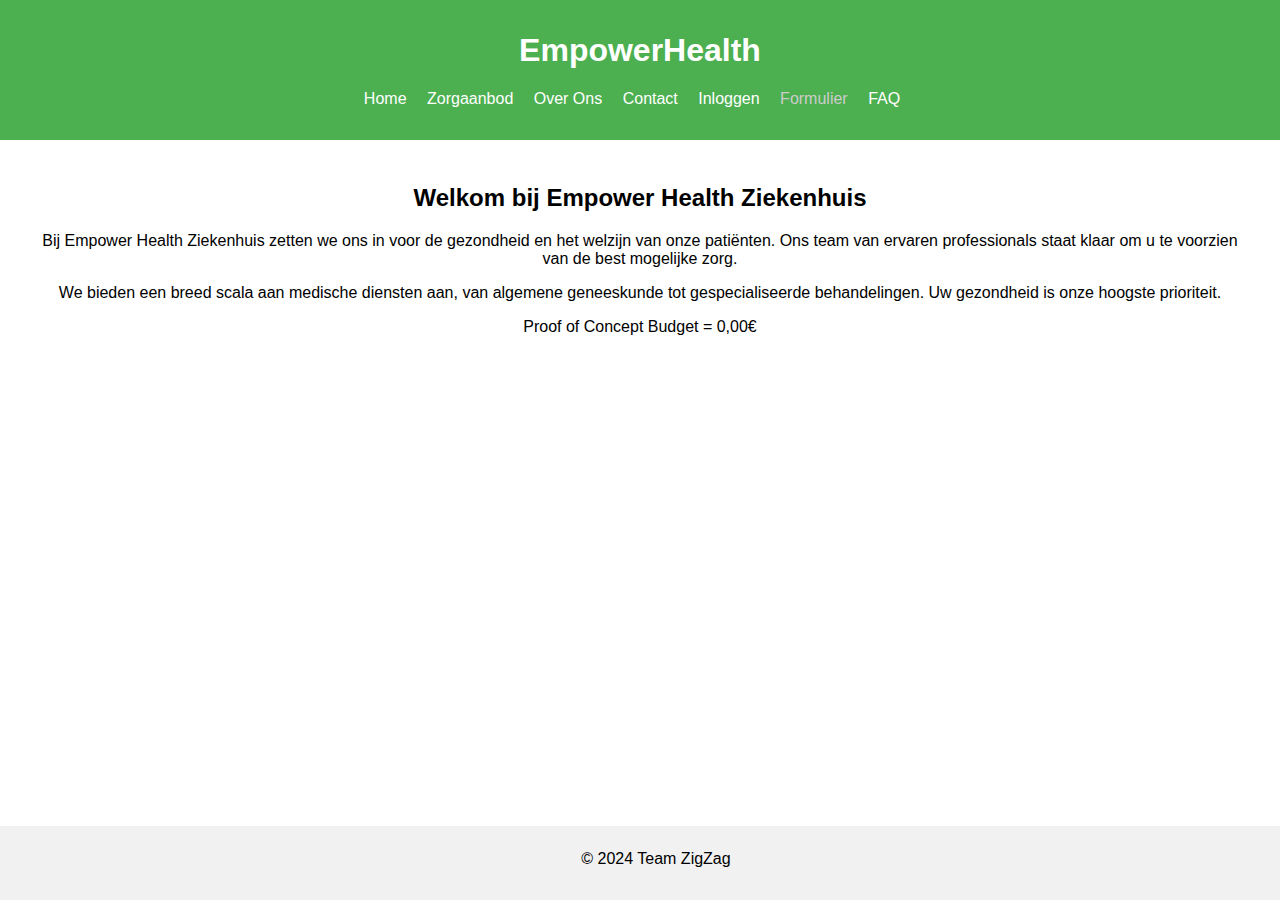
<file: src/index.html>
<!DOCTYPE html>
<html lang="nl-BE">

<head>
    <meta charset="UTF-8">
    <title>Welkom bij EmpowerHealth</title>
    <link rel="stylesheet" href="styles.css">
</head>

<body>
    <header>
        <h1>EmpowerHealth</h1>
        <nav>
            <ul>
                <li><a href="index.html">Home</a></li>
                <li><a href="zorgaanbod.html">Zorgaanbod</a></li>
                <li><a href="about.html">Over Ons</a></li>
                <li><a href="contact.html">Contact</a></li>
                <li><a href="login.html">Inloggen</a></li>
                <li><a href="form.html" style="color: #cccccc;">Formulier</a></li>
                <li>
                    <a href="#"
                        onclick="window.open('faq.html', 'faqPopup', 'width=600,height=400,left=200,top=100,scrollbars=yes'); return false;">
                        FAQ
                    </a>
                </li>
            </ul>
        </nav>
    </header>

    <main>
        <section>
            <h2>Welkom bij Empower Health Ziekenhuis</h2>
            <p>
                Bij Empower Health Ziekenhuis zetten we ons in voor de gezondheid en het welzijn van onze patiënten. Ons
                team van ervaren professionals staat klaar om u te voorzien van de best mogelijke zorg.
            </p>
            <p>
                We bieden een breed scala aan medische diensten aan, van algemene geneeskunde tot gespecialiseerde
                behandelingen. Uw gezondheid is onze hoogste prioriteit.
            </p>
            <p>
                Proof of Concept
                Budget = 0,00€
            </p>
        </section>
    </main>



    <footer>
        <p>&copy; 2024 Team ZigZag</p>
    </footer>
</body>

</html>
</file>
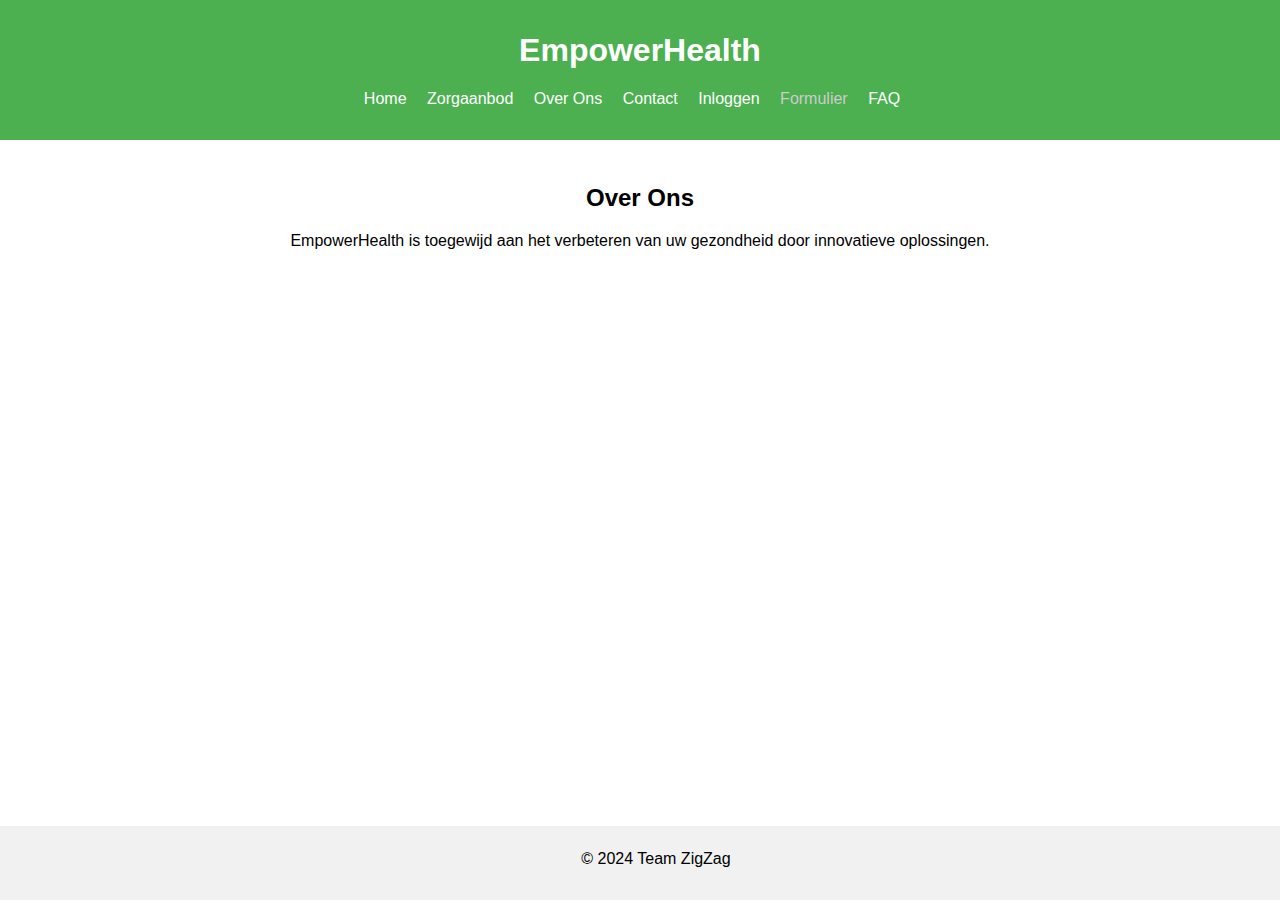
<file: src/about.html>
<!DOCTYPE html>
<html lang="nl-BE">

<head>
    <meta charset="UTF-8">
    <title>Welkom bij EmpowerHealth</title>
    <link rel="stylesheet" href="styles.css">
</head>

<body>
    <header>
        <h1>EmpowerHealth</h1>
        <nav>
            <ul>
                <li><a href="index.html">Home</a></li>
                <li><a href="zorgaanbod.html">Zorgaanbod</a></li>
                <li><a href="about.html">Over Ons</a></li>
                <li><a href="contact.html">Contact</a></li>
                <li><a href="login.html">Inloggen</a></li>
                <li><a href="form.html" style="color: #cccccc;">Formulier</a></li>
                <li>
                    <a href="#"
                        onclick="window.open('faq.html', 'faqPopup', 'width=600,height=400,left=200,top=100,scrollbars=yes'); return false;">
                        FAQ
                    </a>
            </ul>
        </nav>
    </header>
    <main>
        <h2>Over Ons</h2>
        <p>EmpowerHealth is toegewijd aan het verbeteren van uw gezondheid door innovatieve oplossingen.</p>
    </main>
    <footer>
        <p>&copy; 2024 Team ZigZag</p>
    </footer>
</body>

</html>
</file>
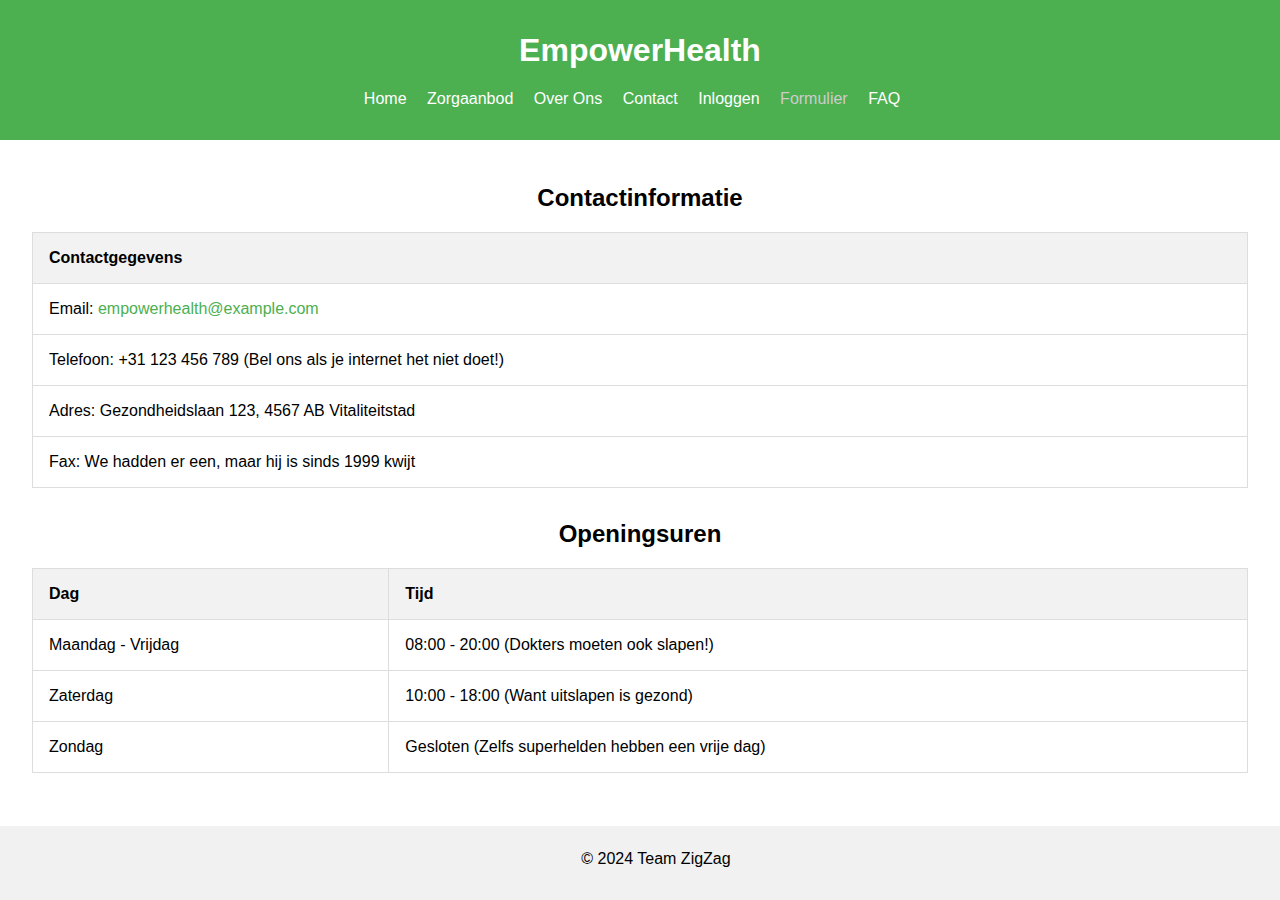
<file: src/contact.html>
<!DOCTYPE html>
<html lang="nl-BE">

<head>
    <meta charset="UTF-8">
    <title>Welkom bij EmpowerHealth</title>
    <link rel="stylesheet" href="styles.css">
</head>

<body>
    <header>
        <h1>EmpowerHealth</h1>
        <nav>
            <ul>
                <li><a href="index.html">Home</a></li>
                <li><a href="zorgaanbod.html">Zorgaanbod</a></li>
                <li><a href="about.html">Over Ons</a></li>
                <li><a href="contact.html">Contact</a></li>
                <li><a href="login.html">Inloggen</a></li>
                <li><a href="form.html" style="color: #cccccc;">Formulier</a></li>
                <li>
                    <a href="#"
                        onclick="window.open('faq.html', 'faqPopup', 'width=600,height=400,left=200,top=100,scrollbars=yes'); return false;">
                        FAQ
                    </a>
            </ul>
        </nav>
    </header>
    <main>
        <h2>Contactinformatie</h2>
        <table class="contact-info">
            <tr>
                <th>Contactgegevens</th>
            </tr>
            <tr>
                <td>Email: <a href="mailto:empowerhealth@example.com">empowerhealth@example.com</a></td>
            </tr>
            <tr>
                <td>Telefoon: +31 123 456 789 (Bel ons als je internet het niet doet!)</td>
            </tr>
            <tr>
                <td>Adres: Gezondheidslaan 123, 4567 AB Vitaliteitstad</td>
            </tr>
            <tr>
                <td>Fax: We hadden er een, maar hij is sinds 1999 kwijt</td>
            </tr>
        </table>

        <h2>Openingsuren</h2>
        <table class="opening-hours">
            <tr>
                <th>Dag</th>
                <th>Tijd</th>
            </tr>
            <tr>
                <td>Maandag - Vrijdag</td>
                <td>08:00 - 20:00 (Dokters moeten ook slapen!)</td>
            </tr>
            <tr>
                <td>Zaterdag</td>
                <td>10:00 - 18:00 (Want uitslapen is gezond)</td>
            </tr>
            <tr>
                <td>Zondag</td>
                <td>Gesloten (Zelfs superhelden hebben een vrije dag)</td>
            </tr>
        </table>
    </main>
    <footer>
        <p>&copy; 2024 Team ZigZag</p>
    </footer>
</body>

</html>
</file>
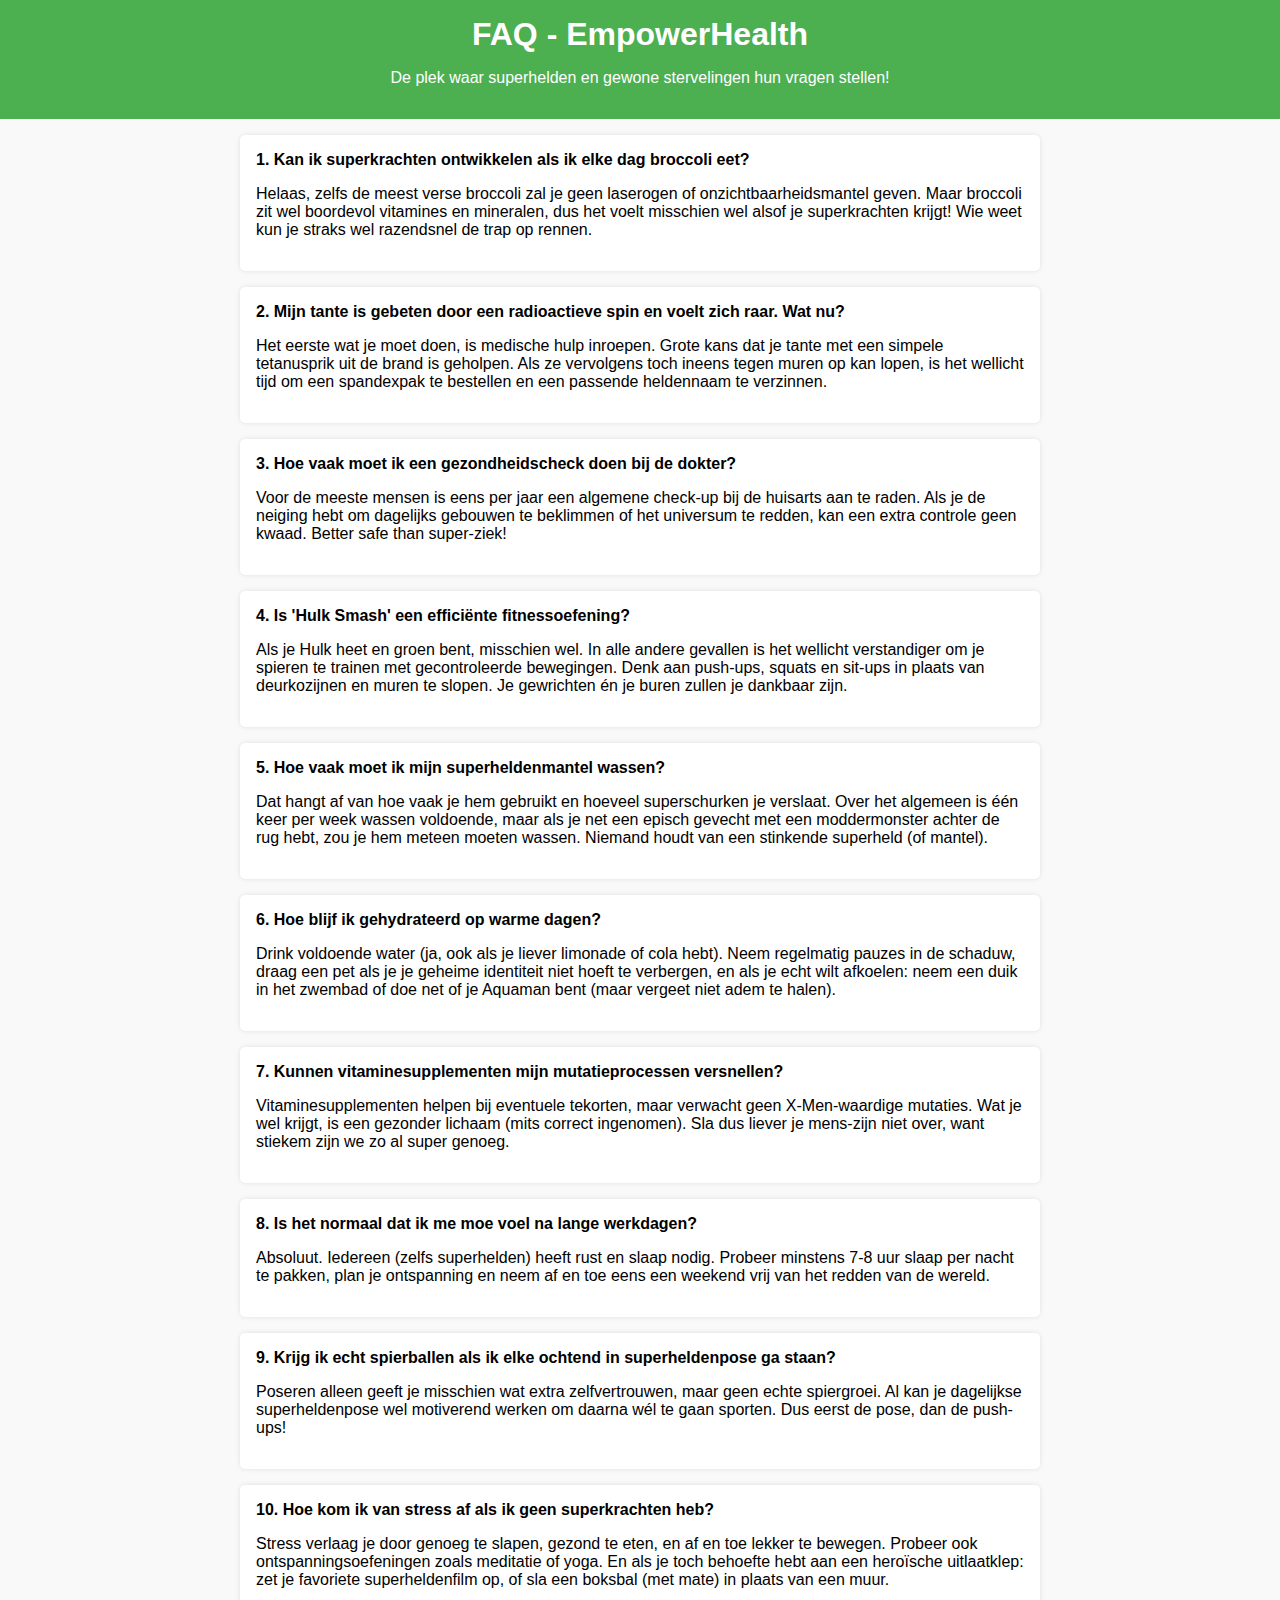
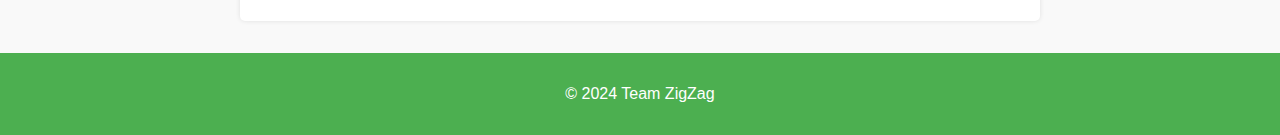
<file: src/faq.html>
<!DOCTYPE html>
<html lang="nl-BE">
<head>
  <meta charset="UTF-8">
  <title>FAQ - EmpowerHealth</title>
  <style>
    body {
      font-family: Arial, sans-serif;
      margin: 0;
      padding: 0;
      background: #f9f9f9;
    }
    header, footer {
      background: #4CAF50;
      color: white;
      text-align: center;
      padding: 1rem 0;
    }
    .container {
      max-width: 800px;
      margin: 0 auto;
      padding: 1rem;
    }
    h1 {
      margin: 0 0 1rem;
    }
    .faq-item {
      background: #fff;
      border-radius: 5px;
      padding: 1rem;
      margin-bottom: 1rem;
      box-shadow: 0 0 5px rgba(0,0,0,0.1);
    }
    .question {
      font-weight: bold;
      margin-bottom: 0.5rem;
    }
    .answer {
      margin-bottom: 0.5rem;
    }
  </style>
</head>
<body>

<header>
  <h1>FAQ - EmpowerHealth</h1>
  <p>De plek waar superhelden en gewone stervelingen hun vragen stellen!</p>
</header>

<div class="container">
  <!-- Vraag 1 -->
  <div class="faq-item">
    <div class="question">1. Kan ik superkrachten ontwikkelen als ik elke dag broccoli eet?</div>
    <div class="answer">
      <p>Helaas, zelfs de meest verse broccoli zal je geen laserogen of onzichtbaarheidsmantel geven. 
         Maar broccoli zit wel boordevol vitamines en mineralen, dus het voelt misschien wel alsof je 
         superkrachten krijgt! Wie weet kun je straks wel razendsnel de trap op rennen.</p>
    </div>
  </div>

  <!-- Vraag 2 -->
  <div class="faq-item">
    <div class="question">2. Mijn tante is gebeten door een radioactieve spin en voelt zich raar. Wat nu?</div>
    <div class="answer">
      <p>Het eerste wat je moet doen, is medische hulp inroepen. Grote kans dat je tante met een simpele 
         tetanusprik uit de brand is geholpen. Als ze vervolgens toch ineens tegen muren op kan lopen, 
         is het wellicht tijd om een spandexpak te bestellen en een passende heldennaam te verzinnen.</p>
    </div>
  </div>

  <!-- Vraag 3 -->
  <div class="faq-item">
    <div class="question">3. Hoe vaak moet ik een gezondheidscheck doen bij de dokter?</div>
    <div class="answer">
      <p>Voor de meeste mensen is eens per jaar een algemene check-up bij de huisarts aan te raden. 
         Als je de neiging hebt om dagelijks gebouwen te beklimmen of het universum te redden, 
         kan een extra controle geen kwaad. Better safe than super-ziek!</p>
    </div>
  </div>

  <!-- Vraag 4 -->
  <div class="faq-item">
    <div class="question">4. Is 'Hulk Smash' een efficiënte fitnessoefening?</div>
    <div class="answer">
      <p>Als je Hulk heet en groen bent, misschien wel. In alle andere gevallen is het wellicht 
         verstandiger om je spieren te trainen met gecontroleerde bewegingen. Denk aan push-ups, squats en 
         sit-ups in plaats van deurkozijnen en muren te slopen. Je gewrichten én je buren zullen je dankbaar zijn.</p>
    </div>
  </div>

  <!-- Vraag 5 -->
  <div class="faq-item">
    <div class="question">5. Hoe vaak moet ik mijn superheldenmantel wassen?</div>
    <div class="answer">
      <p>Dat hangt af van hoe vaak je hem gebruikt en hoeveel superschurken je verslaat. 
         Over het algemeen is één keer per week wassen voldoende, maar als je net een episch gevecht 
         met een moddermonster achter de rug hebt, zou je hem meteen moeten wassen. 
         Niemand houdt van een stinkende superheld (of mantel).</p>
    </div>
  </div>

  <!-- Vraag 6 -->
  <div class="faq-item">
    <div class="question">6. Hoe blijf ik gehydrateerd op warme dagen?</div>
    <div class="answer">
      <p>Drink voldoende water (ja, ook als je liever limonade of cola hebt). 
         Neem regelmatig pauzes in de schaduw, draag een pet als je je geheime identiteit niet hoeft te verbergen, 
         en als je echt wilt afkoelen: neem een duik in het zwembad of doe net of je Aquaman bent (maar vergeet niet adem te halen).</p>
    </div>
  </div>

  <!-- Vraag 7 -->
  <div class="faq-item">
    <div class="question">7. Kunnen vitaminesupplementen mijn mutatieprocessen versnellen?</div>
    <div class="answer">
      <p>Vitaminesupplementen helpen bij eventuele tekorten, maar verwacht geen 
         X-Men-waardige mutaties. Wat je wel krijgt, is een gezonder lichaam (mits correct ingenomen). 
         Sla dus liever je mens-zijn niet over, want stiekem zijn we zo al super genoeg.</p>
    </div>
  </div>

  <!-- Vraag 8 -->
  <div class="faq-item">
    <div class="question">8. Is het normaal dat ik me moe voel na lange werkdagen?</div>
    <div class="answer">
      <p>Absoluut. Iedereen (zelfs superhelden) heeft rust en slaap nodig. 
         Probeer minstens 7-8 uur slaap per nacht te pakken, plan je ontspanning en neem af en toe 
         eens een weekend vrij van het redden van de wereld.</p>
    </div>
  </div>

  <!-- Vraag 9 -->
  <div class="faq-item">
    <div class="question">9. Krijg ik echt spierballen als ik elke ochtend in superheldenpose ga staan?</div>
    <div class="answer">
      <p>Poseren alleen geeft je misschien wat extra zelfvertrouwen, maar geen echte spiergroei. 
         Al kan je dagelijkse superheldenpose wel motiverend werken om daarna wél te gaan sporten. 
         Dus eerst de pose, dan de push-ups!</p>
    </div>
  </div>

  <!-- Vraag 10 -->
  <div class="faq-item">
    <div class="question">10. Hoe kom ik van stress af als ik geen superkrachten heb?</div>
    <div class="answer">
      <p>Stress verlaag je door genoeg te slapen, gezond te eten, en af en toe lekker te bewegen. 
         Probeer ook ontspanningsoefeningen zoals meditatie of yoga. 
         En als je toch behoefte hebt aan een heroïsche uitlaatklep: zet je favoriete superheldenfilm op, 
         of sla een boksbal (met mate) in plaats van een muur.</p>
    </div>
  </div>
</div>

<footer>
    <p>&copy; 2024 Team ZigZag</p>
</footer>

</body>
</html>
</file>
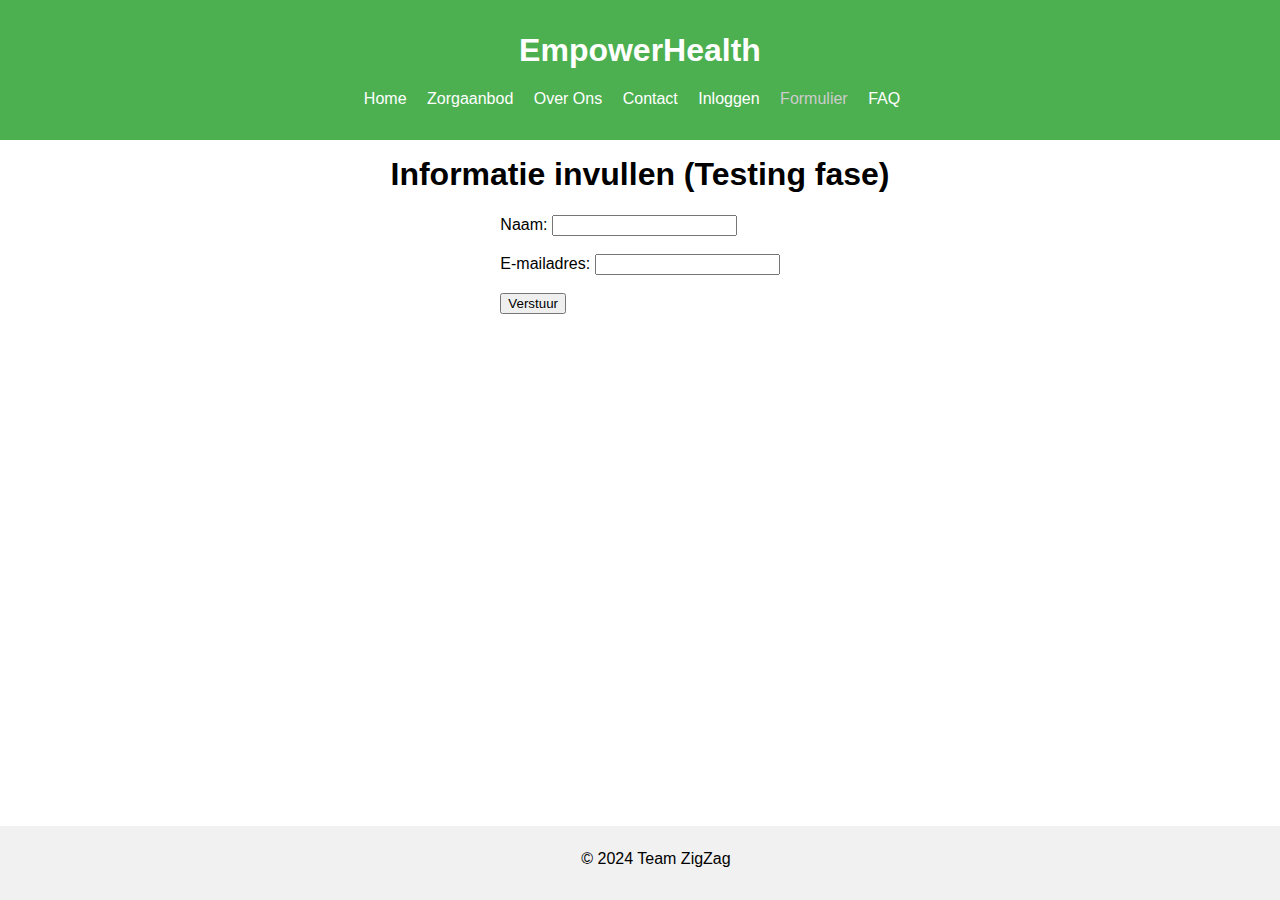
<file: src/form.html>
<!DOCTYPE html>
<html lang="nl-BE">

<head>
    <meta charset="UTF-8">
    <title>Welkom bij EmpowerHealth</title>
    <link rel="stylesheet" href="styles.css">
</head>

<body>
    <header>
        <h1>EmpowerHealth</h1>
        <nav>
            <ul>
                <li><a href="index.html">Home</a></li>
                <li><a href="zorgaanbod.html">Zorgaanbod</a></li>
                <li><a href="about.html">Over Ons</a></li>
                <li><a href="contact.html">Contact</a></li>
                <li><a href="login.html">Inloggen</a></li>
                <li><a href="form.html" style="color: #cccccc;">Formulier</a></li>
                <li>
                    <a href="#"
                        onclick="window.open('faq.html', 'faqPopup', 'width=600,height=400,left=200,top=100,scrollbars=yes'); return false;">
                        FAQ
                    </a>
            </ul>
        </nav>
    </header>

    <body style="text-align: center; font-family: Arial, sans-serif;">

        <h1>Informatie invullen (Testing fase)</h1>

        <!-- Het form-element krijgt display:inline-block, zodat het 'blok' van het formulier 
             gecentreerd wordt en de label-input combinaties netjes onder elkaar staan. -->
        <form action="http://ubuntu.trainingjb.local:5000/submit" method="POST"
            style="display: inline-block; text-align: left;">
            <label for="name">Naam:</label>
            <input type="text" id="name" name="name" required>
            <br><br>
            <label for="email">E-mailadres:</label>
            <input type="email" id="email" name="email" required>
            <br><br>
            <button type="submit">Verstuur</button>
        </form>

        <footer style="margin-top: 20px;">
            <p>&copy; 2024 Team ZigZag</p>
        </footer>

    </body>

</html>
</file>
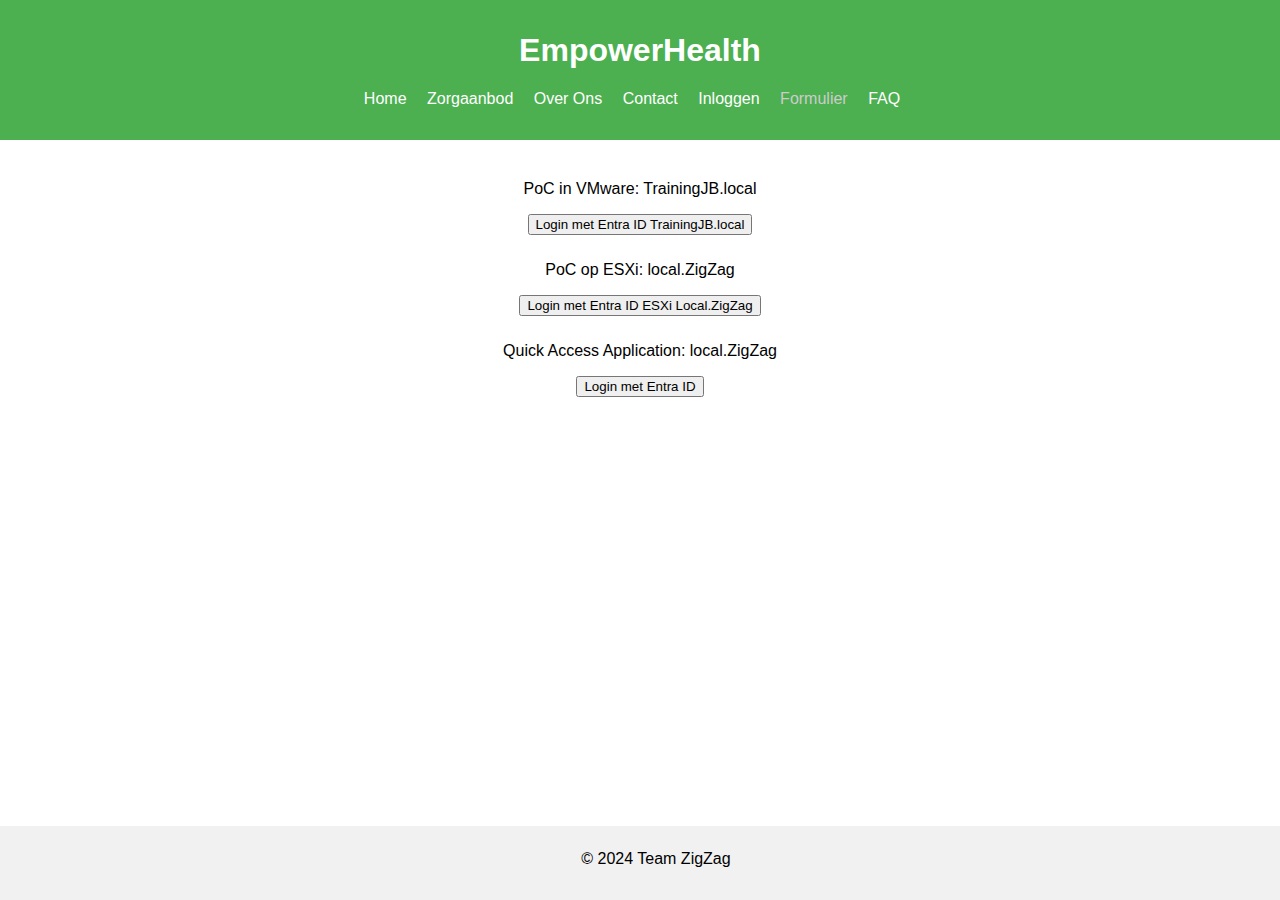
<file: src/login.html>
<!DOCTYPE html>
<html lang="nl-BE">

<head>
    <meta charset="UTF-8">
    <title>Welkom bij EmpowerHealth</title>
    <link rel="stylesheet" href="styles.css">
</head>

<body>
    <header>
        <h1>EmpowerHealth</h1>
        <nav>
            <ul>
                <li><a href="index.html">Home</a></li>
                <li><a href="zorgaanbod.html">Zorgaanbod</a></li>
                <li><a href="about.html">Over Ons</a></li>
                <li><a href="contact.html">Contact</a></li>
                <li><a href="login.html">Inloggen</a></li>
                <li><a href="form.html" style="color: #cccccc;">Formulier</a></li>
                <li>
                    <a href="#"
                        onclick="window.open('faq.html', 'faqPopup', 'width=600,height=400,left=200,top=100,scrollbars=yes'); return false;">
                        FAQ
                    </a>
            </ul>
        </nav>
    </header>
    <main>
        <div>
            <p>PoC in VMware: TrainingJB.local</p>
            <button onclick="window.location.href='https://zigzagtesting-apstudentantwerp.msappproxy.net/';">Login met
                Entra ID TrainingJB.local</button>
        </div>
        <br>
        <div>
            <p>PoC op ESXi: local.ZigZag</p>
            <button onclick="window.location.href='https://zigzagempowerhealth-apstudentantwerp.msappproxy.net/';">Login
                met Entra ID ESXi Local.ZigZag</button>
        </div>
        <br>
        <div>
            <p>Quick Access Application: local.ZigZag</p>
            <button onclick="window.location.href='https://myapplications.microsoft.com/';">Login
                met Entra ID</button>
        </div>
    </main>
    <footer>
        <p>&copy; 2024 Team ZigZag</p>
    </footer>
</body>

</html>
</file>
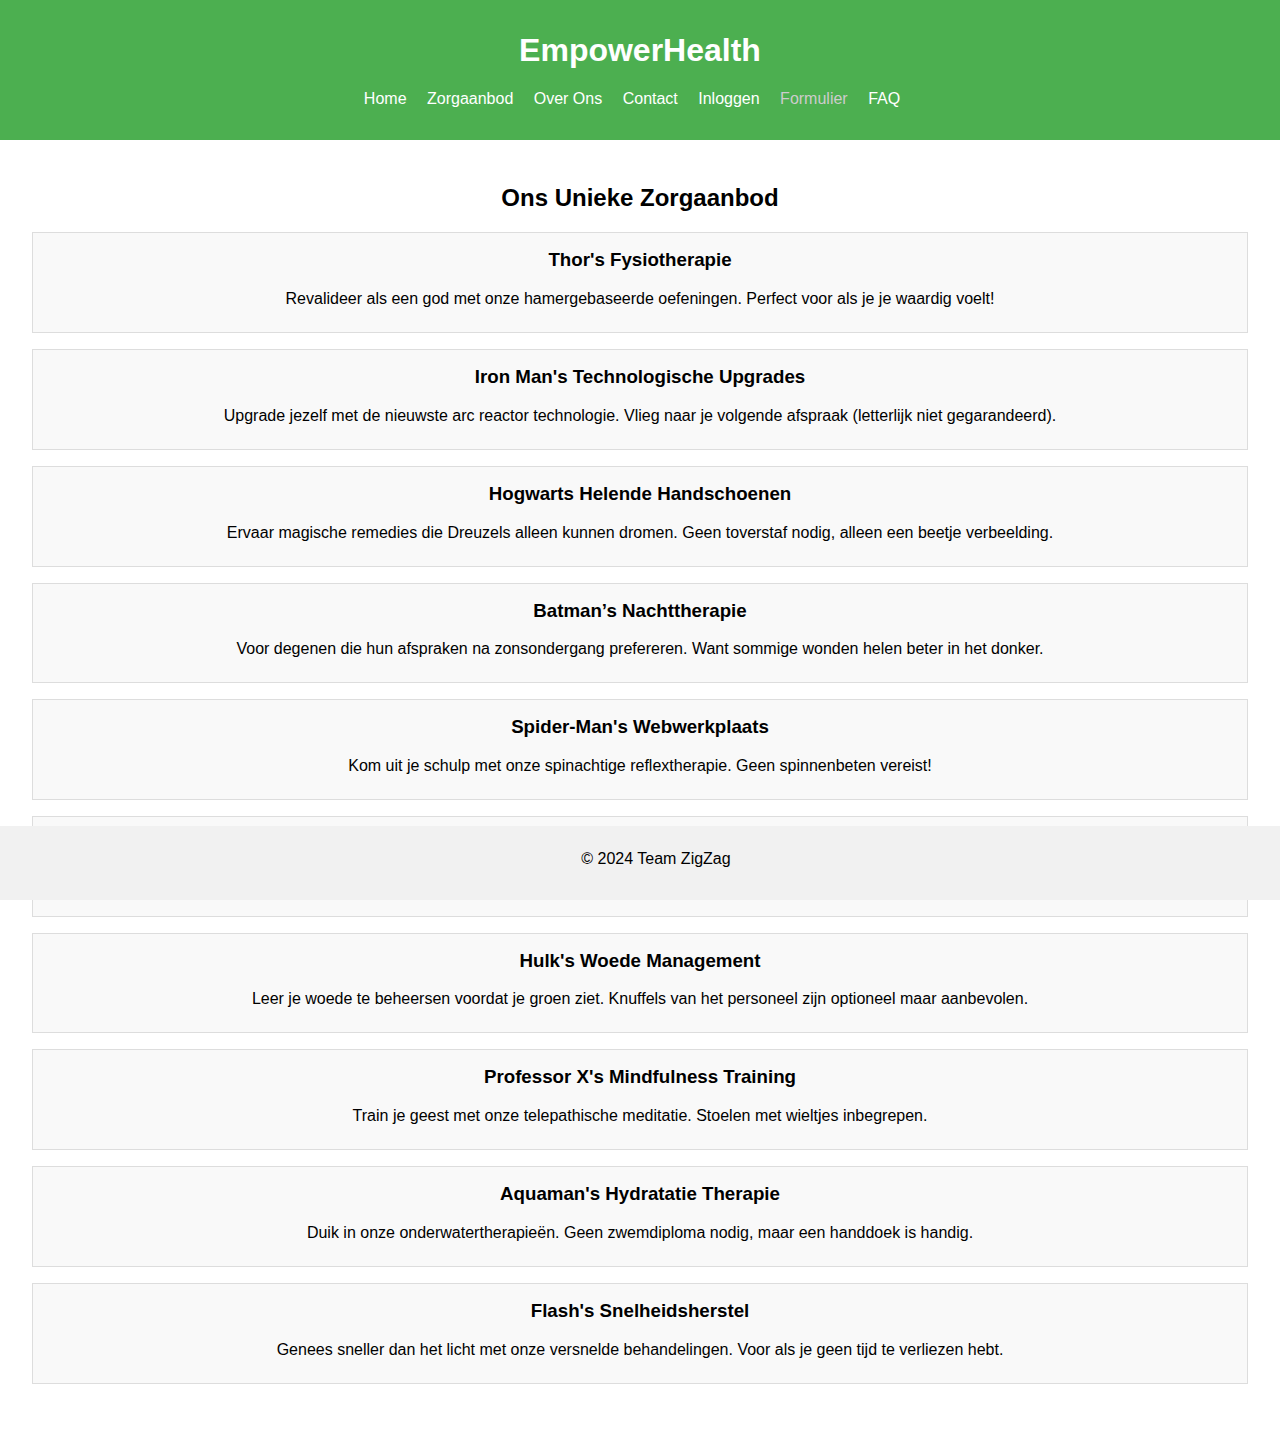
<file: src/zorgaanbod.html>
<!DOCTYPE html>
<html lang="nl-BE">

<head>
    <meta charset="UTF-8">
    <title>Welkom bij EmpowerHealth</title>
    <link rel="stylesheet" href="styles.css">
</head>

<body>
    <header>
        <h1>EmpowerHealth</h1>
        <nav>
            <ul>
                <li><a href="index.html">Home</a></li>
                <li><a href="zorgaanbod.html">Zorgaanbod</a></li>
                <li><a href="about.html">Over Ons</a></li>
                <li><a href="contact.html">Contact</a></li>
                <li><a href="login.html">Inloggen</a></li>
                <li><a href="form.html" style="color: #cccccc;">Formulier</a></li>
                <li>
                    <a href="#"
                        onclick="window.open('faq.html', 'faqPopup', 'width=600,height=400,left=200,top=100,scrollbars=yes'); return false;">
                        FAQ
                    </a>
            </ul>
        </nav>
    </header>
    <main>
        <h2>Ons Unieke Zorgaanbod</h2>
        <ul class="service-list">
            <li class="service-item">
                <h3>Thor's Fysiotherapie</h3>
                <p>Revalideer als een god met onze hamergebaseerde oefeningen. Perfect voor als je je waardig voelt!</p>
            </li>
            <li class="service-item">
                <h3>Iron Man's Technologische Upgrades</h3>
                <p>Upgrade jezelf met de nieuwste arc reactor technologie. Vlieg naar je volgende afspraak (letterlijk
                    niet gegarandeerd).</p>
            </li>
            <li class="service-item">
                <h3>Hogwarts Helende Handschoenen</h3>
                <p>Ervaar magische remedies die Dreuzels alleen kunnen dromen. Geen toverstaf nodig, alleen een beetje
                    verbeelding.</p>
            </li>
            <li class="service-item">
                <h3>Batman’s Nachttherapie</h3>
                <p>Voor degenen die hun afspraken na zonsondergang prefereren. Want sommige wonden helen beter in het
                    donker.</p>
            </li>
            <li class="service-item">
                <h3>Spider-Man's Webwerkplaats</h3>
                <p>Kom uit je schulp met onze spinachtige reflextherapie. Geen spinnenbeten vereist!</p>
            </li>
            <li class="service-item">
                <h3>Wonder Woman's Waarheidssessies</h3>
                <p>Ontdek je innerlijke waarheid met onze lasso-geïnspireerde counseling. Geen geheim blijft onontdekt!
                </p>
            </li>
            <li class="service-item">
                <h3>Hulk's Woede Management</h3>
                <p>Leer je woede te beheersen voordat je groen ziet. Knuffels van het personeel zijn optioneel maar
                    aanbevolen.</p>
            </li>
            <li class="service-item">
                <h3>Professor X's Mindfulness Training</h3>
                <p>Train je geest met onze telepathische meditatie. Stoelen met wieltjes inbegrepen.</p>
            </li>
            <li class="service-item">
                <h3>Aquaman's Hydratatie Therapie</h3>
                <p>Duik in onze onderwatertherapieën. Geen zwemdiploma nodig, maar een handdoek is handig.</p>
            </li>
            <li class="service-item">
                <h3>Flash's Snelheidsherstel</h3>
                <p>Genees sneller dan het licht met onze versnelde behandelingen. Voor als je geen tijd te verliezen
                    hebt.</p>
            </li>
        </ul>
    </main>
    <footer>
        <p>&copy; 2024 Team ZigZag</p>
    </footer>
</body>

</html>
</file>
<file: src/styles.css>
body {
    font-family: Arial, sans-serif;
    margin: 0;
    padding: 0;
}

header {
    background-color: #4CAF50;
    color: white;
    padding: 1em;
}

nav ul {
    list-style-type: none;
    padding: 0;
}

nav ul li {
    display: inline;
    margin-right: 1em;
}

nav ul li a {
    color: white;
    text-decoration: none;
}

main {
    padding: 2em;
}

footer {
    background-color: #f1f1f1;
    text-align: center;
    padding: 1em;
    position: fixed;
    width: 100%;
    bottom: 0;
}

table {
    width: 100%;
    border-collapse: collapse;
    margin-bottom: 2em;
}

th, td {
    border: 1px solid #ddd;
    padding: 1em;
    text-align: left;
}

th {
    background-color: #f2f2f2;
}

h1, h2, p, ul, div {
    text-align: center;
    margin-top: 0.5em;
}

.contact-info a {
    color: #4CAF50;
    text-decoration: none;
}

.contact-info a:hover {
    text-decoration: underline;
}

.service-list {
    list-style-type: none;
    padding: 0;
}

.service-item {
    background-color: #f9f9f9;
    margin: 1em 0;
    padding: 1em;
    border: 1px solid #ddd;
}

.service-item h3 {
    margin-top: 0;
}

.service-item p {
    margin-bottom: 0.5em;
}
</file>
